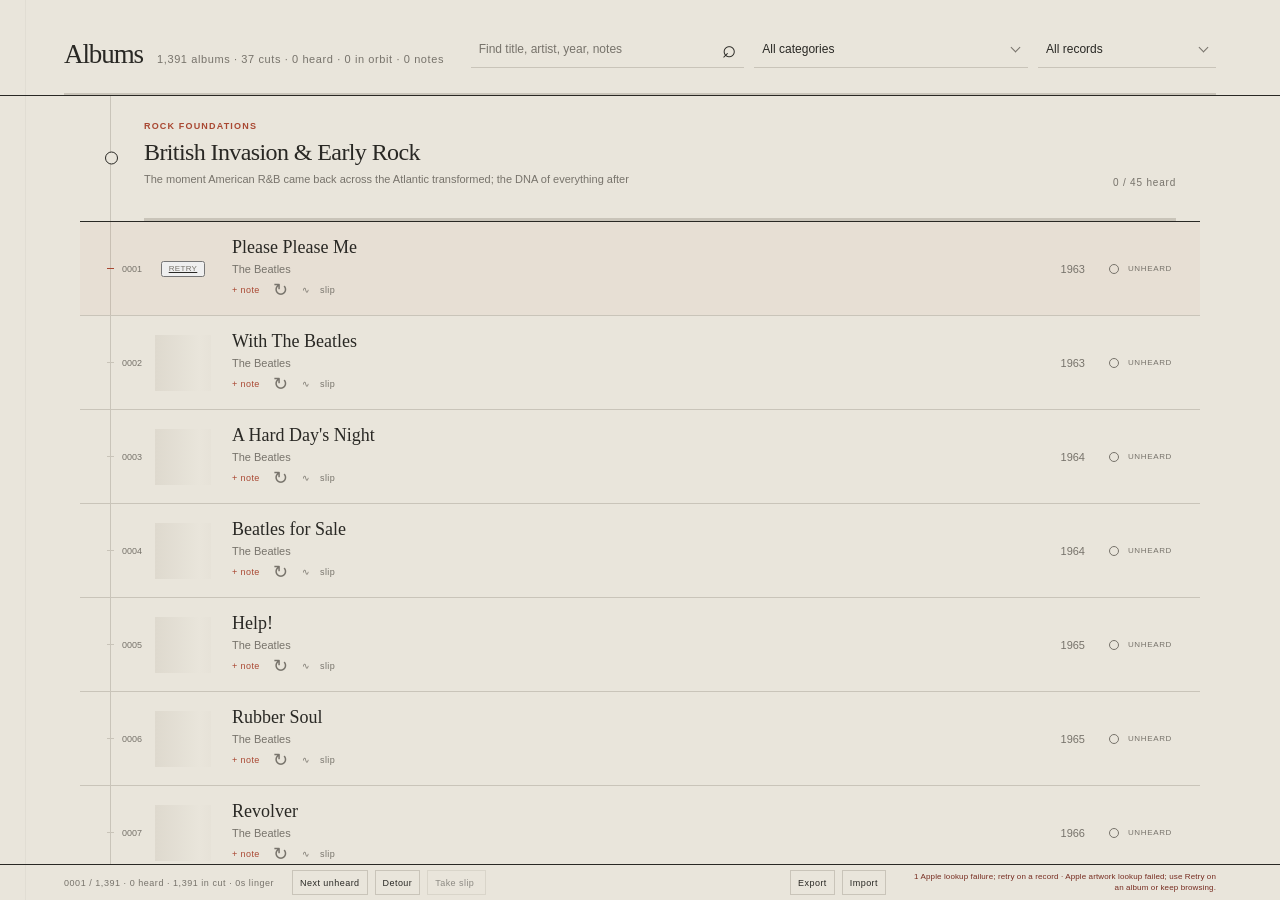
<file: index.html>
<!doctype html>
<html lang="en">
<head>
  <meta charset="utf-8">
  <meta name="viewport" content="width=device-width, initial-scale=1, viewport-fit=cover">
  <meta name="color-scheme" content="light">
  <meta name="description" content="A personal album checklist, read from its source file.">
  <title>Albums / index</title>
  <link rel="stylesheet" href="style.css">
  <script src="app.js" defer></script>
</head>
<body>
  <a class="skip-link" href="#album-window">Skip to albums</a>

  <header class="masthead">
    <div class="masthead-title">
      <h1>Albums</h1>
      <p id="catalog-summary" class="catalog-summary">Reading source…</p>
    </div>
    <div class="controls" aria-label="Catalog controls">
      <label class="search-wrap">
        <span class="sr-only">Search albums</span>
        <input id="search" type="search" placeholder="Find title, artist, year, notes" autocomplete="off" disabled>
        <span class="search-glyph" aria-hidden="true">⌕</span>
      </label>
      <label class="select-wrap">
        <span class="sr-only">Move by category</span>
        <select id="category" disabled>
          <option value="all">All categories</option>
        </select>
      </label>
      <label class="select-wrap state-select">
        <span class="sr-only">Filter listening state</span>
        <select id="heard-filter" disabled>
          <option value="all">All records</option>
          <option value="unheard">Not heard</option>
          <option value="heard">Heard</option>
          <option value="notes">With notes</option>
          <option value="orbit">In orbit</option>
          <option value="pulled">With pull</option>
          <option value="slip">On paper slips</option>
        </select>
      </label>
    </div>
    <div id="progress-track" class="progress-track" aria-hidden="true">
      <div id="progress-fill" class="progress-fill"></div>
      <span id="progress-label" class="progress-label"></span>
    </div>
  </header>

  <main id="album-window" class="album-window" tabindex="0" role="region" aria-label="Album strip">
    <div id="tape" class="tape" aria-live="off"></div>
  </main>

  <footer class="footline">
    <p id="position" class="position" aria-live="polite">Waiting for albums</p>
    <div class="route-actions" role="group" aria-label="Ways to continue">
      <button id="continue-button" type="button" title="Jump to the next unheard album in source order (Alt+N)" disabled>Next unheard</button>
      <button id="detour-button" type="button" title="Find an unheard album in one of your least-heard categories (Alt+D)" disabled>Detour</button>
      <button id="slip-button" type="button" title="Take the oldest paper slip you left for later (Alt+R)" disabled>
        Take slip<span id="slip-count" class="slip-count" aria-hidden="true" hidden></span>
      </button>
      <span id="route-result" class="route-result" role="status" aria-live="polite"></span>
    </div>
    <div class="record-actions" role="group" aria-label="Listening record backup">
      <button id="export-record" type="button" disabled>Export</button>
      <label class="import-record" for="import-record">Import
        <input id="import-record" type="file" accept="application/json,.json" disabled>
      </label>
    </div>
    <p id="connection" class="connection" role="status" aria-live="polite"></p>
  </footer>

  <section id="source-help" class="source-help" hidden aria-labelledby="source-title">
    <div class="source-note">
      <p class="section-kicker">Source required</p>
      <h2 id="source-title">Open the catalog file</h2>
      <p>This page reads <code>albums.md</code> beside itself. When opened directly from disk, the browser keeps pages from reading nearby files automatically. Choose the source file to continue.</p>
      <label class="file-choice">Choose albums.md
        <input id="source-file" type="file" accept=".md,text/markdown,text/plain">
      </label>
    </div>
  </section>

  <noscript>
    <p class="noscript">This catalog needs JavaScript to read albums.md and save listening marks.</p>
  </noscript>
</body>
</html>
</file>
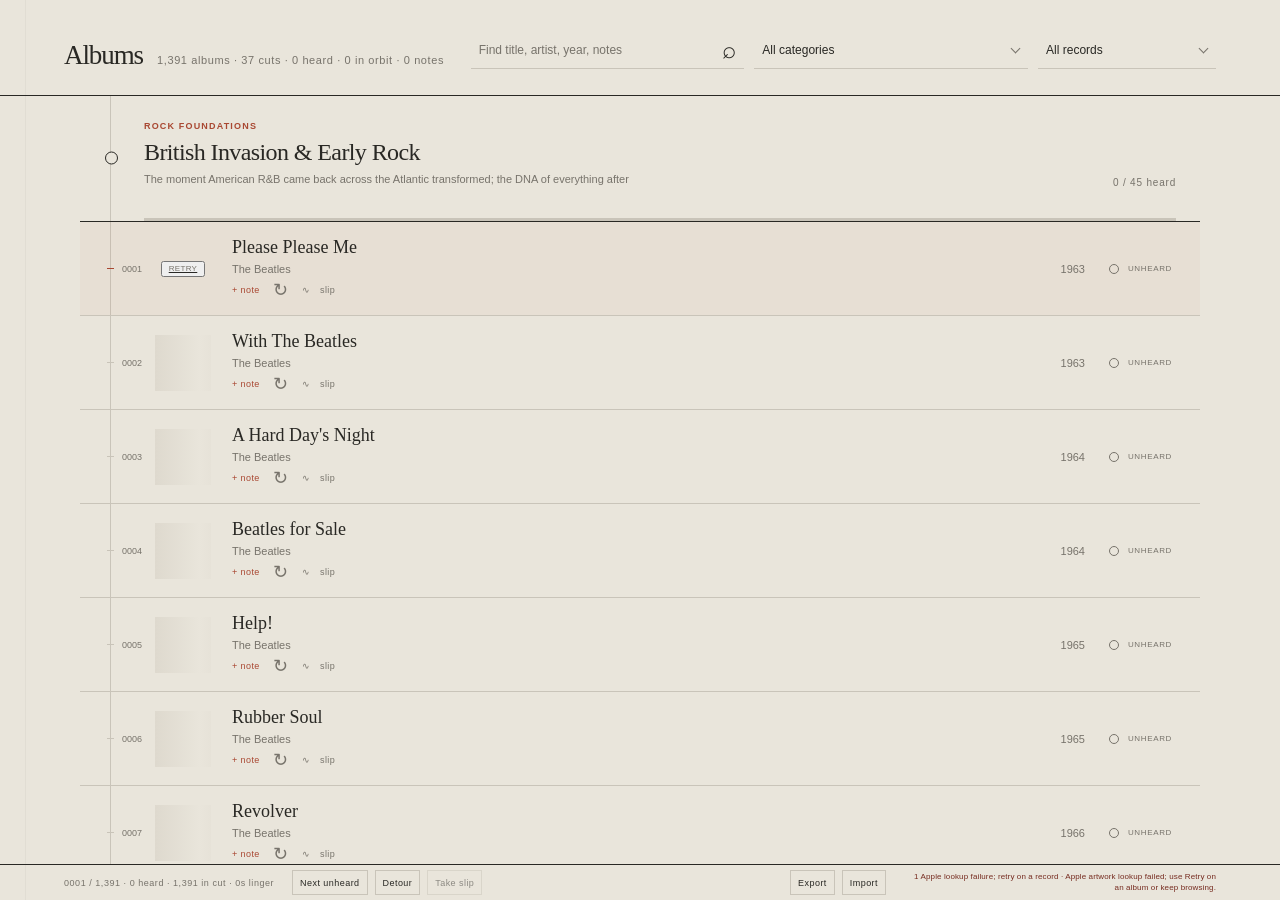
<file: index_orig.html>
<!doctype html>
<html lang="en">
<head>
  <meta charset="utf-8">
  <meta name="viewport" content="width=device-width, initial-scale=1">
  <meta name="color-scheme" content="light">
  <meta name="description" content="A personal album checklist, read from its source file.">
  <title>Albums / index</title>
  <link rel="stylesheet" href="style.css">
  <script src="app.js" defer></script>
</head>
<body>
  <a class="skip-link" href="#album-window">Skip to albums</a>

  <header class="masthead">
    <div class="masthead-title">
      <h1>Albums</h1>
      <p id="catalog-summary" class="catalog-summary">Reading source…</p>
    </div>
    <div class="controls" aria-label="Catalog controls">
      <label class="search-wrap">
        <span class="sr-only">Search albums</span>
        <input id="search" type="search" placeholder="Find title, artist, year, notes" autocomplete="off" disabled>
        <span class="search-glyph" aria-hidden="true">⌕</span>
      </label>
      <label class="select-wrap">
        <span class="sr-only">Move by category</span>
        <select id="category" disabled>
          <option value="all">All categories</option>
        </select>
      </label>
      <label class="select-wrap state-select">
        <span class="sr-only">Filter listening state</span>
        <select id="heard-filter" disabled>
          <option value="all">All records</option>
          <option value="unheard">Not heard</option>
          <option value="heard">Heard</option>
          <option value="notes">With notes</option>
          <option value="orbit">In orbit</option>
          <option value="pulled">With pull</option>
          <option value="slip">On paper slips</option>
        </select>
      </label>
    </div>
  </header>

  <main id="album-window" class="album-window" tabindex="0" role="region" aria-label="Album strip">
    <div id="tape" class="tape" aria-live="off"></div>
  </main>

  <footer class="footline">
    <p id="position" class="position" aria-live="polite">Waiting for albums</p>
    <div class="route-actions" role="group" aria-label="Ways to continue">
      <button id="continue-button" type="button" title="Jump to the next unheard album in source order" disabled>Next unheard</button>
      <button id="detour-button" type="button" title="Find an unheard album in one of your least-heard categories" disabled>Detour</button>
      <button id="slip-button" type="button" title="Take the oldest paper slip you left for later" disabled>Take slip</button>
      <span id="route-result" class="route-result" role="status" aria-live="polite"></span>
    </div>
    <div class="record-actions" role="group" aria-label="Listening record backup">
      <button id="export-record" type="button" disabled>Export</button>
      <label class="import-record" for="import-record">Import
        <input id="import-record" type="file" accept="application/json,.json" disabled>
      </label>
    </div>
    <p id="connection" class="connection" role="status" aria-live="polite"></p>
  </footer>

  <section id="source-help" class="source-help" hidden aria-labelledby="source-title">
    <div class="source-note">
      <p class="section-kicker">Source required</p>
      <h2 id="source-title">Open the catalog file</h2>
      <p>This page reads <code>albums.md</code> beside itself. When opened directly from disk, the browser keeps pages from reading nearby files automatically. Choose the source file to continue.</p>
      <label class="file-choice">Choose albums.md
        <input id="source-file" type="file" accept=".md,text/markdown,text/plain">
      </label>
    </div>
  </section>

  <noscript>
    <p class="noscript">This catalog needs JavaScript to read albums.md and save listening marks.</p>
  </noscript>
</body>
</html>
</file>
<file: style.css>
:root {
  color-scheme: light;
  --paper: #e9e5db;
  --paper-deep: #ded9ce;
  --ink: #292824;
  --muted: #77736b;
  --rule: #c9c4b9;
  --accent: #a94832;
  --accent-faint: rgba(169, 72, 50, .12);
  --accent-ghost: rgba(169, 72, 50, .06);
  --focus: #154f78;
  --title-face: Georgia, "Times New Roman", serif;
  --utility-face: Arial, Helvetica, sans-serif;
  --row-height: 94px;
  --section-height: 116px;
  font-family: var(--utility-face);
  color: var(--ink);
  background: var(--paper);
  font-synthesis: none;
  text-rendering: optimizeLegibility;
}

* { box-sizing: border-box; }

html, body { margin: 0; min-height: 100%; }

body {
  height: 100vh;
  height: 100dvh;
  overflow: hidden;
  display: grid;
  grid-template-rows: auto minmax(0, 1fr) auto;
  background:
    linear-gradient(90deg, transparent 0 25px, rgba(41, 40, 36, .045) 25px 26px, transparent 26px),
    var(--paper);
}

button, input, select { font: inherit; color: inherit; }

button:focus-visible, input:focus-visible, select:focus-visible, textarea:focus-visible, a:focus-visible,
.album-window:focus-visible, .file-choice:focus-visible {
  outline: 3px solid var(--focus);
  outline-offset: 3px;
}

.skip-link, .sr-only {
  position: absolute;
  width: 1px;
  height: 1px;
  padding: 0;
  margin: -1px;
  overflow: hidden;
  clip: rect(0, 0, 0, 0);
  white-space: nowrap;
  border: 0;
}

.skip-link:focus {
  z-index: 20;
  width: auto;
  height: auto;
  margin: 0;
  padding: 10px 14px;
  clip: auto;
  top: 8px;
  left: 8px;
  background: var(--ink);
  color: var(--paper);
}

/* ─── Masthead ─── */

.masthead {
  min-height: 96px;
  display: grid;
  grid-template-columns: minmax(185px, 1fr) minmax(480px, 2fr);
  grid-template-rows: auto auto;
  align-items: end;
  gap: 0 34px;
  padding: 20px clamp(28px, 5vw, 84px) 0;
  border-bottom: 1px solid var(--ink);
}

.masthead-title {
  display: flex;
  align-items: baseline;
  gap: 14px;
  min-width: 0;
  padding-bottom: 15px;
}
.masthead h1 { margin: 0; font: 400 27px/1 var(--title-face); letter-spacing: -.04em; }
.catalog-summary { margin: 0; color: var(--muted); font-size: 11px; letter-spacing: .055em; white-space: nowrap; }

.controls {
  display: grid;
  grid-template-columns: minmax(150px, 1fr) minmax(185px, 1fr) minmax(120px, .65fr);
  align-items: center;
  gap: 10px;
  padding-bottom: 15px;
}

/* ─── Progress track ─── */

.progress-track {
  grid-column: 1 / -1;
  position: relative;
  height: 2px;
  background: var(--rule);
  overflow: visible;
  cursor: default;
}

.progress-fill {
  position: absolute;
  left: 0;
  top: 0;
  height: 100%;
  background: var(--accent);
  width: 0%;
  transition: width 0.6s cubic-bezier(.4, 0, .2, 1);
  transform-origin: left;
}

.progress-label {
  position: absolute;
  right: 0;
  top: -20px;
  font-size: 9px;
  letter-spacing: .08em;
  color: var(--muted);
  pointer-events: none;
  opacity: 0;
  transition: opacity .18s ease;
  white-space: nowrap;
}

.progress-track:hover .progress-label,
.progress-track:focus .progress-label { opacity: 1; }

/* ─── Search & selects ─── */

.search-wrap, .select-wrap { position: relative; min-width: 0; }
.search-wrap input, .select-wrap select {
  width: 100%;
  min-height: 38px;
  border: 0;
  border-bottom: 1px solid var(--rule);
  border-radius: 0;
  background: transparent;
  padding: 8px 26px 8px 8px;
  font-size: 12px;
  appearance: none;
}
.search-wrap input::placeholder { color: var(--muted); opacity: 1; }
.search-glyph { position: absolute; right: 8px; top: 7px; font: 24px/1 var(--title-face); pointer-events: none; }
.select-wrap::after {
  content: "";
  position: absolute;
  width: 6px;
  height: 6px;
  right: 9px;
  top: 14px;
  border-right: 1px solid var(--muted);
  border-bottom: 1px solid var(--muted);
  transform: rotate(45deg);
  pointer-events: none;
}

/* ─── Album window / virtual scroll ─── */

.album-window {
  overflow: auto;
  overscroll-behavior: contain;
  scrollbar-color: #aaa498 transparent;
  scrollbar-width: thin;
  position: relative;
  min-height: 0;
  scroll-padding-top: 12px;
}

/* scanning mode: fast scroll dims highlights */
.album-window.is-scanning .album-row.is-current {
  background: transparent;
}
.album-window.is-scanning .album-row.is-current::before {
  background: var(--rule);
}

/* idle drift indicator */
.album-window.is-drifting {
  /* subtle bottom shadow fade to indicate motion */
}

.tape {
  position: relative;
  width: min(100%, 1120px);
  min-height: 100%;
  margin: 0 auto;
  padding: 0 56px 24px 64px;
}

.tape::before {
  content: "";
  position: absolute;
  left: 30px;
  top: 0;
  bottom: 0;
  width: 1px;
  background: var(--rule);
}

.tape-item { position: absolute; top: 0; left: 0; right: 0; }

/* ─── Category cut ─── */

.category-cut {
  min-height: var(--section-height);
  padding: 24px 24px 0 64px;
  border-bottom: 1px solid var(--ink);
  display: flex;
  align-items: end;
  justify-content: space-between;
  gap: 20px;
  flex-direction: column;
}
.category-cut::before {
  content: "";
  position: absolute;
  left: 25px;
  top: 50%;
  width: 11px;
  height: 11px;
  border: 1px solid var(--ink);
  border-radius: 50%;
  background: var(--paper);
  transform: translateY(-50%);
}
.category-main-row {
  display: flex;
  align-items: flex-end;
  justify-content: space-between;
  gap: 20px;
  width: 100%;
  padding-bottom: 10px;
}
.category-copy { min-width: 0; }
.category-name { margin: 0; font: 400 24px/1.12 var(--title-face); letter-spacing: -.025em; }
.category-group {
  display: block;
  margin: 0 0 6px;
  color: var(--accent);
  font-size: 9px;
  font-weight: 700;
  letter-spacing: .13em;
  line-height: 1.4;
  text-transform: uppercase;
}
.category-description { max-width: 690px; margin: 7px 0 0; color: var(--muted); font-size: 11px; line-height: 1.4; }
.category-count { flex: 0 0 auto; color: var(--muted); font-size: 10px; letter-spacing: .08em; }

/* ─── Category heat bar ─── */

.category-heat-row {
  width: 100%;
  height: 3px;
  background: var(--rule);
  position: relative;
  overflow: hidden;
}

.category-heat-fill {
  position: absolute;
  left: 0;
  top: 0;
  height: 100%;
  background: var(--accent);
  transition: width 0.55s cubic-bezier(.4, 0, .2, 1);
  width: 0%;
}

/* ─── Album row ─── */

.album-row {
  min-height: var(--row-height);
  display: grid;
  grid-template-columns: 50px 64px minmax(0, 1fr) 64px 78px;
  align-items: center;
  gap: 13px;
  padding: 9px 24px 9px 12px;
  border-bottom: 1px solid var(--rule);
  transition: background .12s ease;
}
.album-row::before {
  content: "";
  position: absolute;
  left: 27px;
  width: 7px;
  height: 1px;
  background: var(--rule);
  transition: background .2s ease, width .2s ease;
}

/* ─── Wear dots (linger memory) ─── */

/* Worn rows get a left margin dot that accumulates through 4 tiers */
.album-row[data-wear="1"]::before { background: rgba(169, 72, 50, .25); width: 9px; }
.album-row[data-wear="2"]::before { background: rgba(169, 72, 50, .5);  width: 9px; }
.album-row[data-wear="3"]::before { background: rgba(169, 72, 50, .75); width: 11px; }
.album-row[data-wear="4"]::before { background: var(--accent);           width: 11px; height: 3px; }

.album-row.is-current { background: rgba(169, 72, 50, .035); }
.album-row.is-current::before { background: var(--accent); }
.album-row:hover { background: rgba(41, 40, 36, .025); }
.album-row.is-current:hover { background: rgba(169, 72, 50, .055); }

/* ─── Heard stamp animation ─── */

@keyframes stamp-press {
  0%   { transform: scale(1); opacity: 1; }
  30%  { transform: scale(1.22); opacity: .8; }
  60%  { transform: scale(.92); opacity: 1; }
  100% { transform: scale(1); opacity: 1; }
}

@keyframes stamp-ink {
  0%   { box-shadow: 0 0 0 0px rgba(169, 72, 50, .55); }
  40%  { box-shadow: 0 0 0 5px rgba(169, 72, 50, .12); }
  100% { box-shadow: 0 0 0 8px rgba(169, 72, 50, 0);   }
}

.heard-toggle.stamp-animate .heard-mark {
  animation: stamp-press .38s cubic-bezier(.36, .07, .19, .97) both,
             stamp-ink .55s ease-out both;
}

/* ─── Resonance pulse at max level ─── */

@keyframes resonance-max-pulse {
  0%   { letter-spacing: .04em; color: var(--accent); }
  25%  { letter-spacing: .16em; color: var(--accent); }
  60%  { letter-spacing: .04em; }
  100% { letter-spacing: .04em; }
}

.resonance-toggle.pulse-max {
  animation: resonance-max-pulse .55s ease-out;
}

/* ─── Cover slot / shimmer ─── */

.serial { color: var(--muted); font-size: 9px; font-variant-numeric: tabular-nums; text-align: right; }
.cover-link { display: block; width: 56px; height: 56px; color: inherit; }
.cover-slot { display: grid; place-items: center; width: 56px; height: 56px; overflow: hidden; position: relative; }
.cover-slot img { display: block; width: 56px; height: 56px; object-fit: cover; }
.cover-note { color: var(--muted); font-size: 8px; line-height: 1.25; text-align: center; text-transform: uppercase; letter-spacing: .04em; }

/* cover shimmer while loading */
.cover-slot.is-loading::before {
  content: "";
  position: absolute;
  inset: 0;
  background: linear-gradient(
    90deg,
    var(--paper-deep) 0%,
    rgba(233, 229, 219, .7) 40%,
    var(--paper-deep) 80%
  );
  background-size: 200% 100%;
  animation: cover-shimmer 1.4s ease-in-out infinite;
}

@keyframes cover-shimmer {
  0%   { background-position: 200% 0; }
  100% { background-position: -200% 0; }
}

/* ─── Record copy, title, artist ─── */

.record-copy { display: block; min-width: 0; color: inherit; }
.record-link { display: block; color: inherit; text-decoration: none; }
.record-link:hover .record-title { color: var(--accent); }
.record-title { display: block; font: 400 18px/1.17 var(--title-face); overflow-wrap: anywhere; }
.record-artist { display: block; margin-top: 5px; color: var(--muted); font-size: 11px; line-height: 1.25; overflow-wrap: anywhere; }

/* ─── Search highlight ─── */

.search-hl {
  border-bottom: 1.5px solid var(--accent);
  /* keep natural color — no background flash */
}

/* ─── Record tools ─── */

.record-tools { display: flex; flex-wrap: wrap; align-items: center; gap: 2px 10px; min-height: 19px; margin-top: 3px; }
.note-toggle {
  min-height: 19px;
  padding: 1px 0;
  border: 0;
  background: transparent;
  color: var(--accent);
  cursor: pointer;
  font-size: 9px;
  letter-spacing: .045em;
}
.orbit-toggle {
  width: 22px;
  min-height: 20px;
  padding: 0;
  border: 0;
  background: transparent;
  color: var(--muted);
  cursor: pointer;
  font: 18px/1 var(--title-face);
}
.orbit-toggle:hover, .orbit-toggle[aria-pressed="true"] { color: var(--accent); }
.echo-toggle {
  min-height: 19px;
  padding: 1px 0;
  border: 0;
  border-bottom: 1px solid var(--rule);
  background: transparent;
  color: var(--ink);
  cursor: pointer;
  font-size: 9px;
  letter-spacing: .04em;
}
.echo-toggle:hover { border-color: var(--accent); color: var(--accent); }
.echo-toggle[hidden] { display: none; }
.resonance-toggle, .slip-toggle {
  min-height: 19px;
  padding: 1px 0;
  border: 0;
  background: transparent;
  color: var(--muted);
  cursor: pointer;
  font-size: 9px;
  letter-spacing: .04em;
}
.resonance-toggle:hover, .resonance-toggle[aria-pressed="true"],
.slip-toggle:hover, .slip-toggle[aria-pressed="true"] { color: var(--accent); }
.resonance-toggle[data-level="2"] { letter-spacing: .08em; }
.resonance-toggle[data-level="3"] { color: var(--accent); letter-spacing: .12em; }

/* ─── Note editor & token ghosts ─── */

.note-editor { margin-top: 5px; }
.note-editor[hidden] { display: none; }
.note-editor textarea {
  display: block;
  width: min(100%, 560px);
  min-height: 54px;
  padding: 7px 8px;
  border: 1px solid var(--rule);
  border-radius: 0;
  background: rgba(255, 255, 255, .18);
  font: 12px/1.45 var(--title-face);
  resize: vertical;
}
.note-editor textarea::placeholder { color: var(--muted); }

/* token ghost chips */
.note-tokens {
  display: flex;
  flex-wrap: wrap;
  gap: 4px;
  margin-top: 5px;
  min-height: 0;
}
.note-token {
  display: inline-block;
  padding: 1px 6px;
  border: 1px solid rgba(169, 72, 50, .28);
  color: rgba(169, 72, 50, .7);
  font-size: 8px;
  letter-spacing: .06em;
  font-family: var(--utility-face);
  user-select: none;
  pointer-events: none;
  border-radius: 0;
  line-height: 1.5;
}
.note-token-label {
  display: block;
  font-size: 7px;
  letter-spacing: .08em;
  color: var(--muted);
  text-transform: uppercase;
  margin-bottom: 3px;
  font-family: var(--utility-face);
}
.note-tokens-wrap { margin-top: 4px; }
.note-tokens-wrap[hidden] { display: none; }

/* ─── Year, heard toggle ─── */

.record-year { color: var(--muted); font-size: 11px; font-variant-numeric: tabular-nums; text-align: right; }
.heard-toggle {
  justify-self: end;
  display: grid;
  grid-template-columns: 12px auto;
  align-items: center;
  gap: 7px;
  min-width: 70px;
  min-height: 38px;
  padding: 4px;
  border: 0;
  background: transparent;
  color: var(--muted);
  cursor: pointer;
  font-size: 8px;
  letter-spacing: .08em;
  text-align: left;
  text-transform: uppercase;
}
.heard-toggle:hover { color: var(--ink); }
.heard-mark { width: 10px; height: 10px; border: 1px solid currentColor; border-radius: 50%; transition: background .15s ease, border-color .15s ease; }
.heard-toggle[aria-pressed="true"] { color: var(--accent); }
.heard-toggle[aria-pressed="true"] .heard-mark { border-color: var(--accent); background: var(--accent); }

/* ─── Session streak flash ─── */

.position.streak-flash {
  animation: streak-glow .7s ease-out;
}

@keyframes streak-glow {
  0%   { color: var(--accent); }
  60%  { color: var(--accent); }
  100% { color: var(--muted); }
}

/* ─── Empty state ─── */

.empty-state {
  position: absolute;
  top: 25px;
  left: 64px;
  right: 56px;
  color: var(--muted);
  font: 400 22px/1.3 var(--title-face);
}

/* ─── Footer ─── */

.footline {
  min-height: 36px;
  display: grid;
  grid-template-columns: minmax(128px, auto) minmax(250px, 1fr) auto minmax(125px, .65fr);
  align-items: center;
  gap: 8px 18px;
  padding: 5px clamp(28px, 5vw, 84px);
  border-top: 1px solid var(--ink);
  color: var(--muted);
  font-size: 9px;
  letter-spacing: .06em;
}
.footline p { margin: 0; }
.route-actions, .record-actions { display: flex; align-items: center; gap: 7px; min-width: 0; }
.route-actions { flex-wrap: wrap; }
.route-result { min-width: 0; font-size: 9px; line-height: 1.35; letter-spacing: .02em; }
.record-actions { white-space: nowrap; }
.footline button, .import-record {
  min-height: 25px;
  padding: 4px 7px;
  border: 1px solid var(--rule);
  border-radius: 0;
  background: transparent;
  color: var(--ink);
  cursor: pointer;
  font-size: 9px;
  letter-spacing: .05em;
  position: relative;
}
.footline button:hover, .import-record:hover { border-color: var(--ink); }
.footline button:disabled { opacity: .48; cursor: default; }
.import-record { position: relative; display: inline-flex; align-items: center; overflow: hidden; }
.import-record:focus-within { outline: 3px solid var(--focus); outline-offset: 2px; }
.import-record input { position: absolute; inset: 0; width: 100%; height: 100%; opacity: 0; cursor: pointer; }
.connection { min-width: 0; text-align: right; font-size: 8px; line-height: 1.3; letter-spacing: .015em; }
.connection.error { color: #762c20; }

/* ─── Slip count badge ─── */

.slip-count {
  display: inline-block;
  margin-left: 4px;
  font-size: 7px;
  letter-spacing: .04em;
  color: var(--accent);
  vertical-align: middle;
  font-variant-numeric: tabular-nums;
}

/* ─── Slip hover preview ─── */

#slip-button:not(:disabled):hover::after {
  content: attr(data-preview);
  position: absolute;
  bottom: calc(100% + 5px);
  left: 50%;
  transform: translateX(-50%);
  background: var(--ink);
  color: var(--paper);
  padding: 4px 8px;
  font-size: 8px;
  letter-spacing: .03em;
  white-space: nowrap;
  pointer-events: none;
  z-index: 10;
  max-width: 280px;
  overflow: hidden;
  text-overflow: ellipsis;
}

/* ─── Source help overlay ─── */

.source-help {
  position: fixed;
  z-index: 10;
  inset: 0;
  display: grid;
  place-items: center;
  padding: 24px;
  background: rgba(233, 229, 219, .97);
}
.source-help[hidden] { display: none; }
.source-note { width: min(100%, 480px); padding: 34px 0; border-top: 1px solid var(--ink); border-bottom: 1px solid var(--ink); }
.source-note h2 { margin: 0 0 14px; font: 400 32px/1.1 var(--title-face); }
.source-note p:not(.section-kicker) { color: var(--muted); font-size: 13px; line-height: 1.55; }
.section-kicker { margin: 0 0 12px; color: var(--accent); font-size: 9px; font-weight: 700; letter-spacing: .14em; text-transform: uppercase; }
.file-choice { position: relative; display: inline-block; margin-top: 12px; padding: 10px 14px; border: 1px solid var(--ink); cursor: pointer; font-size: 11px; }
.file-choice:focus-within { outline: 3px solid var(--focus); outline-offset: 3px; }
#source-file { position: absolute; width: 1px; height: 1px; opacity: 0; }
.noscript { margin: 30px; }

/* ─── Responsive ─── */

@media (max-width: 920px) {
  :root { --row-height: 88px; --section-height: 126px; }
  .masthead { grid-template-columns: minmax(150px, .65fr) minmax(400px, 1.35fr); gap: 0 20px; padding-inline: 30px; }
  .controls { grid-template-columns: minmax(140px, 1fr) minmax(160px, 1.05fr) minmax(115px, .8fr); }
  .tape { padding-left: 48px; padding-right: 30px; }
  .tape::before { left: 23px; }
  .category-cut { padding-left: 48px; }
  .category-cut::before { left: 18px; }
  .album-row { grid-template-columns: 37px 52px minmax(0, 1fr) 55px 72px; gap: 10px; padding-right: 12px; }
  .album-row::before { left: 20px; }
  .cover-link, .cover-slot, .cover-slot img { width: 48px; height: 48px; }
  .record-title { font-size: 17px; }
  .footline { grid-template-columns: minmax(110px, auto) minmax(0, 1fr) auto; padding-inline: 30px; }
  .route-actions { grid-column: 2; }
  .record-actions { grid-column: 3; }
  .connection { grid-column: 1 / -1; grid-row: 2; text-align: left; }
}

@media (max-width: 640px) {
  :root { --row-height: 88px; --section-height: 160px; }
  body {
    background: var(--paper);
    grid-template-rows: auto minmax(0, 1fr) auto;
  }
  .masthead {
    min-height: 0;
    display: block;
    padding: 15px 17px 0;
  }
  .masthead-title { justify-content: space-between; margin-bottom: 10px; }
  .masthead h1 { font-size: 24px; }
  .catalog-summary { font-size: 9px; }
  .controls { grid-template-columns: minmax(0, 1fr) minmax(100px, .68fr); gap: 7px 12px; }
  .search-wrap { grid-column: 1 / -1; }
  .search-wrap input, .select-wrap select { min-height: 34px; padding-left: 2px; font-size: 11px; }
  .search-glyph { top: 5px; right: 4px; }
  .select-wrap::after { right: 5px; top: 12px; }
  .state-select { grid-column: 2; }
  .album-window { scroll-padding-top: 3px; }
  .tape { width: 100%; padding: 0 14px 18px 32px; }
  .tape::before { left: 15px; background: var(--ink); }
  .category-cut {
    min-height: var(--section-height);
    padding: 20px 5px 0 23px;
    align-items: end;
    gap: 8px;
  }
  .category-cut::before { left: 10px; width: 10px; height: 10px; }
  .category-name { font-size: 21px; }
  .category-group { font-size: 8px; line-height: 1.35; }
  .category-description { margin-top: 5px; font-size: 10px; line-height: 1.3; }
  .category-count { max-width: 38px; font-size: 8px; line-height: 1.35; text-align: right; }
  .album-row {
    grid-template-columns: 42px minmax(0, 1fr) 36px;
    gap: 8px;
    padding: 8px 0 8px 5px;
  }
  .album-row::before { left: 12px; }
  .serial { display: none; }
  .cover-link { grid-column: 1; grid-row: 1 / span 2; width: 42px; height: 42px; }
  .cover-slot, .cover-slot img { width: 42px; height: 42px; }
  .record-copy { grid-column: 2; grid-row: 1 / span 2; align-self: center; padding-right: 3px; }
  .record-title { font-size: 16px; }
  .record-artist { margin-top: 4px; font-size: 10px; }
  .record-year { display: none; }
  .heard-toggle { grid-column: 3; grid-row: 1 / span 2; grid-template-columns: 12px; justify-items: center; min-width: 32px; min-height: 38px; padding: 0; }
  .heard-toggle .heard-word { display: none; }
  .footline {
    min-height: 72px;
    grid-template-columns: minmax(0, 1fr) auto;
    gap: 5px 8px;
    padding: 7px 12px;
    font-size: 8px;
    letter-spacing: .025em;
  }
  .position { grid-column: 1; grid-row: 1; }
  .route-actions { grid-column: 1 / -1; grid-row: 2; gap: 5px; }
  .record-actions { grid-column: 2; grid-row: 1; gap: 4px; }
  .route-result { flex: 1 1 130px; font-size: 8px; }
  .footline button, .import-record { min-height: 23px; padding: 3px 5px; font-size: 8px; }
  .connection { grid-column: 1 / -1; grid-row: 3; max-width: none; text-align: left; }
  .empty-state { left: 23px; right: 12px; font-size: 20px; }
  .progress-track { margin-top: 8px; }
}

@media (max-width: 360px) {
  .catalog-summary { max-width: 145px; overflow: hidden; text-overflow: ellipsis; }
  .controls { grid-template-columns: minmax(0, 1fr) minmax(88px, .7fr); }
  .category-name { font-size: 19px; }
  .record-title { font-size: 15px; }
}

@media (prefers-reduced-motion: reduce) {
  *, *::before, *::after {
    scroll-behavior: auto !important;
    animation-duration: .01ms !important;
    animation-iteration-count: 1 !important;
    transition-duration: .01ms !important;
  }
}
</file>
